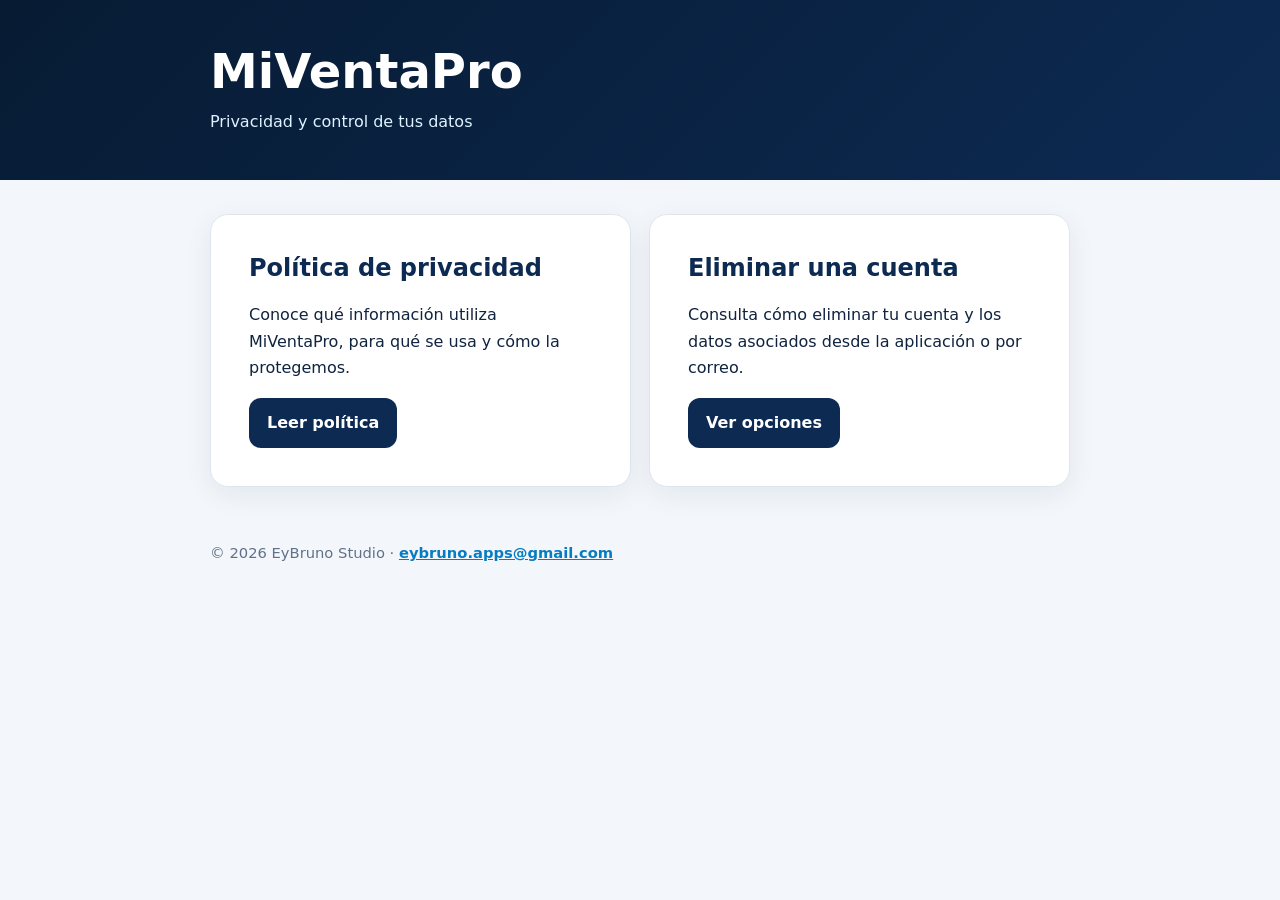
<file: index.html>
<!doctype html>
<html lang="es">
<head>
  <meta charset="utf-8">
  <meta name="viewport" content="width=device-width, initial-scale=1">
  <meta name="description" content="Privacidad y administración de datos de MiVentaPro.">
  <title>MiVentaPro · Privacidad y datos</title>
  <link rel="stylesheet" href="styles.css">
</head>
<body>
  <header><div><h1>MiVentaPro</h1><p>Privacidad y control de tus datos</p></div></header>
  <main>
    <div class="grid">
      <section class="card">
        <h2>Política de privacidad</h2>
        <p>Conoce qué información utiliza MiVentaPro, para qué se usa y cómo la protegemos.</p>
        <a class="button" href="privacidad.html">Leer política</a>
      </section>
      <section class="card">
        <h2>Eliminar una cuenta</h2>
        <p>Consulta cómo eliminar tu cuenta y los datos asociados desde la aplicación o por correo.</p>
        <a class="button" href="eliminar-cuenta.html">Ver opciones</a>
      </section>
    </div>
  </main>
  <footer>© 2026 EyBruno Studio · <a href="mailto:eybruno.apps@gmail.com">eybruno.apps@gmail.com</a></footer>
</body>
</html>
</file>
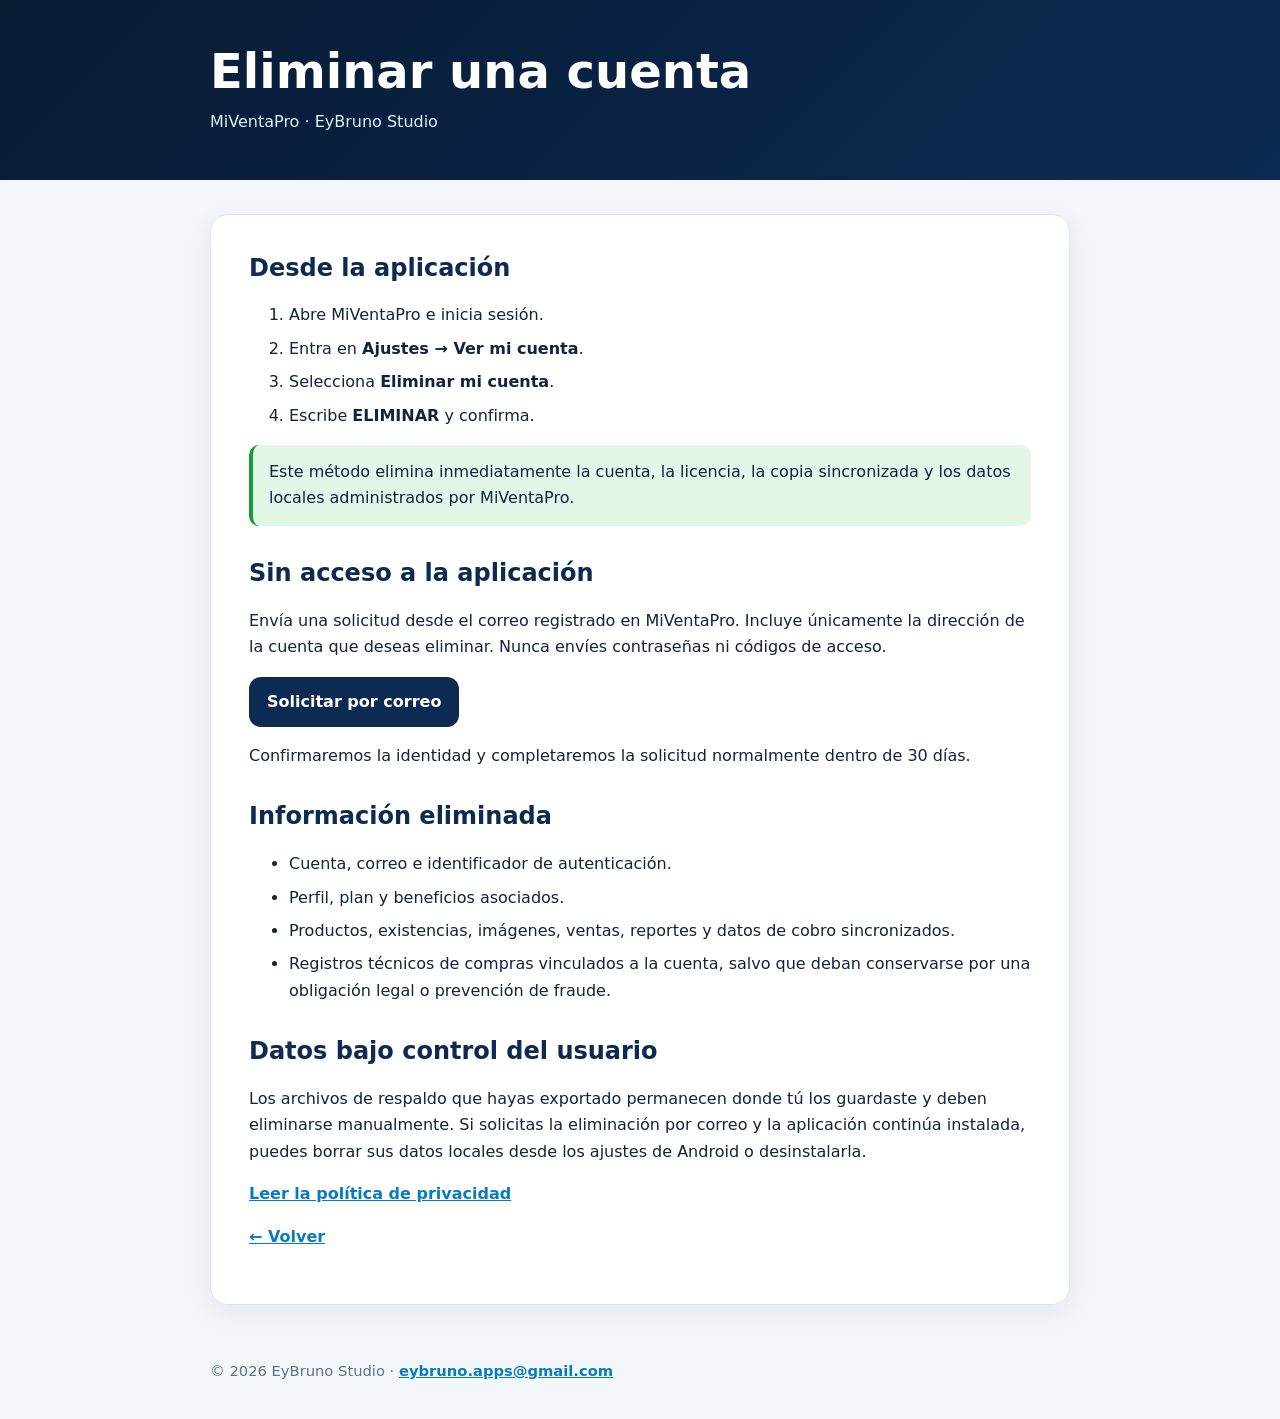
<file: eliminar-cuenta.html>
<!doctype html>
<html lang="es">
<head>
  <meta charset="utf-8">
  <meta name="viewport" content="width=device-width, initial-scale=1">
  <meta name="description" content="Solicita la eliminación de una cuenta y datos de MiVentaPro.">
  <title>Eliminar cuenta · MiVentaPro</title>
  <link rel="stylesheet" href="styles.css">
</head>
<body>
  <header><div><h1>Eliminar una cuenta</h1><p>MiVentaPro · EyBruno Studio</p></div></header>
  <main><article>
    <h2>Desde la aplicación</h2>
    <ol>
      <li>Abre MiVentaPro e inicia sesión.</li>
      <li>Entra en <strong>Ajustes → Ver mi cuenta</strong>.</li>
      <li>Selecciona <strong>Eliminar mi cuenta</strong>.</li>
      <li>Escribe <strong>ELIMINAR</strong> y confirma.</li>
    </ol>
    <p class="notice">Este método elimina inmediatamente la cuenta, la licencia, la copia sincronizada y los datos locales administrados por MiVentaPro.</p>

    <h2>Sin acceso a la aplicación</h2>
    <p>Envía una solicitud desde el correo registrado en MiVentaPro. Incluye únicamente la dirección de la cuenta que deseas eliminar. Nunca envíes contraseñas ni códigos de acceso.</p>
    <p><a class="button" href="mailto:eybruno.apps@gmail.com?subject=Solicitud%20de%20eliminaci%C3%B3n%20de%20cuenta%20MiVentaPro&body=Solicito%20eliminar%20mi%20cuenta%20de%20MiVentaPro.%0A%0ACorreo%20registrado%3A%20">Solicitar por correo</a></p>
    <p>Confirmaremos la identidad y completaremos la solicitud normalmente dentro de 30 días.</p>

    <h2>Información eliminada</h2>
    <ul>
      <li>Cuenta, correo e identificador de autenticación.</li>
      <li>Perfil, plan y beneficios asociados.</li>
      <li>Productos, existencias, imágenes, ventas, reportes y datos de cobro sincronizados.</li>
      <li>Registros técnicos de compras vinculados a la cuenta, salvo que deban conservarse por una obligación legal o prevención de fraude.</li>
    </ul>

    <h2>Datos bajo control del usuario</h2>
    <p>Los archivos de respaldo que hayas exportado permanecen donde tú los guardaste y deben eliminarse manualmente. Si solicitas la eliminación por correo y la aplicación continúa instalada, puedes borrar sus datos locales desde los ajustes de Android o desinstalarla.</p>
    <p><a href="privacidad.html">Leer la política de privacidad</a></p>
    <p><a href="index.html">← Volver</a></p>
  </article></main>
  <footer>© 2026 EyBruno Studio · <a href="mailto:eybruno.apps@gmail.com">eybruno.apps@gmail.com</a></footer>
</body>
</html>
</file>
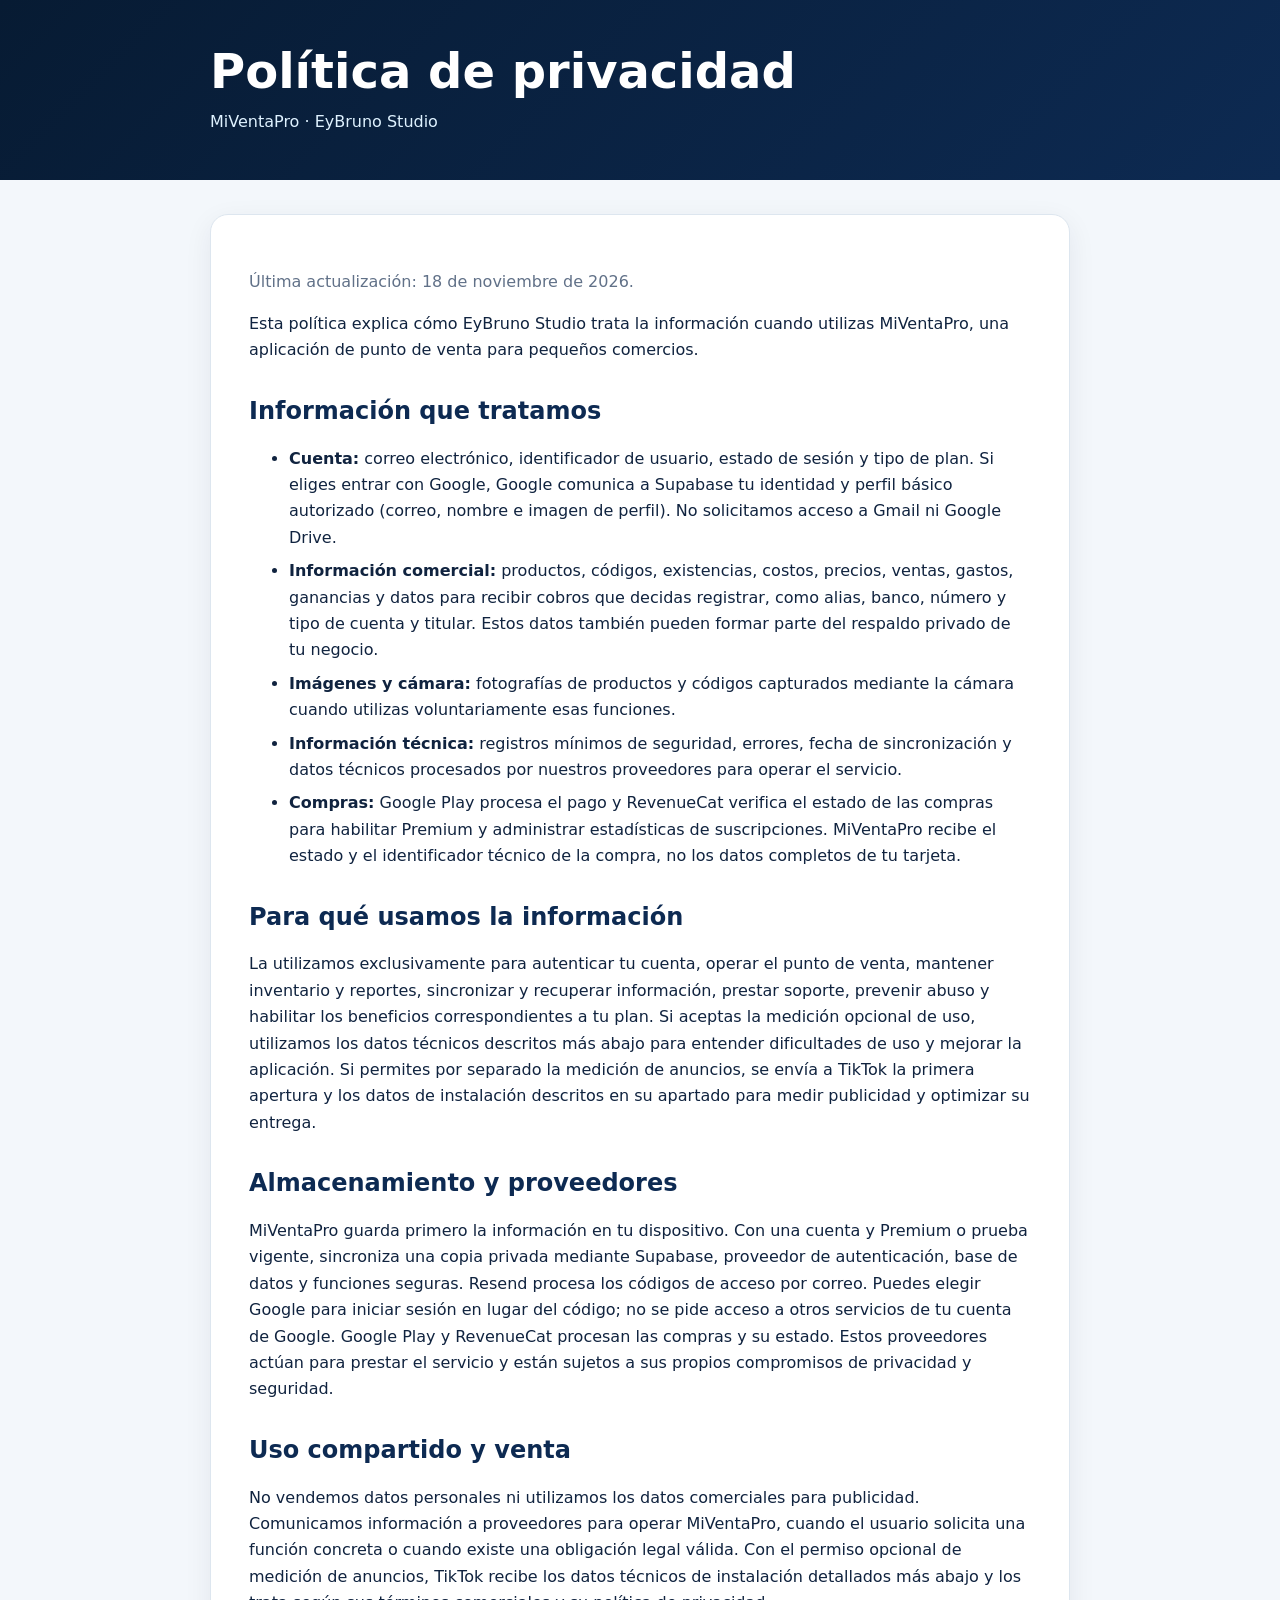
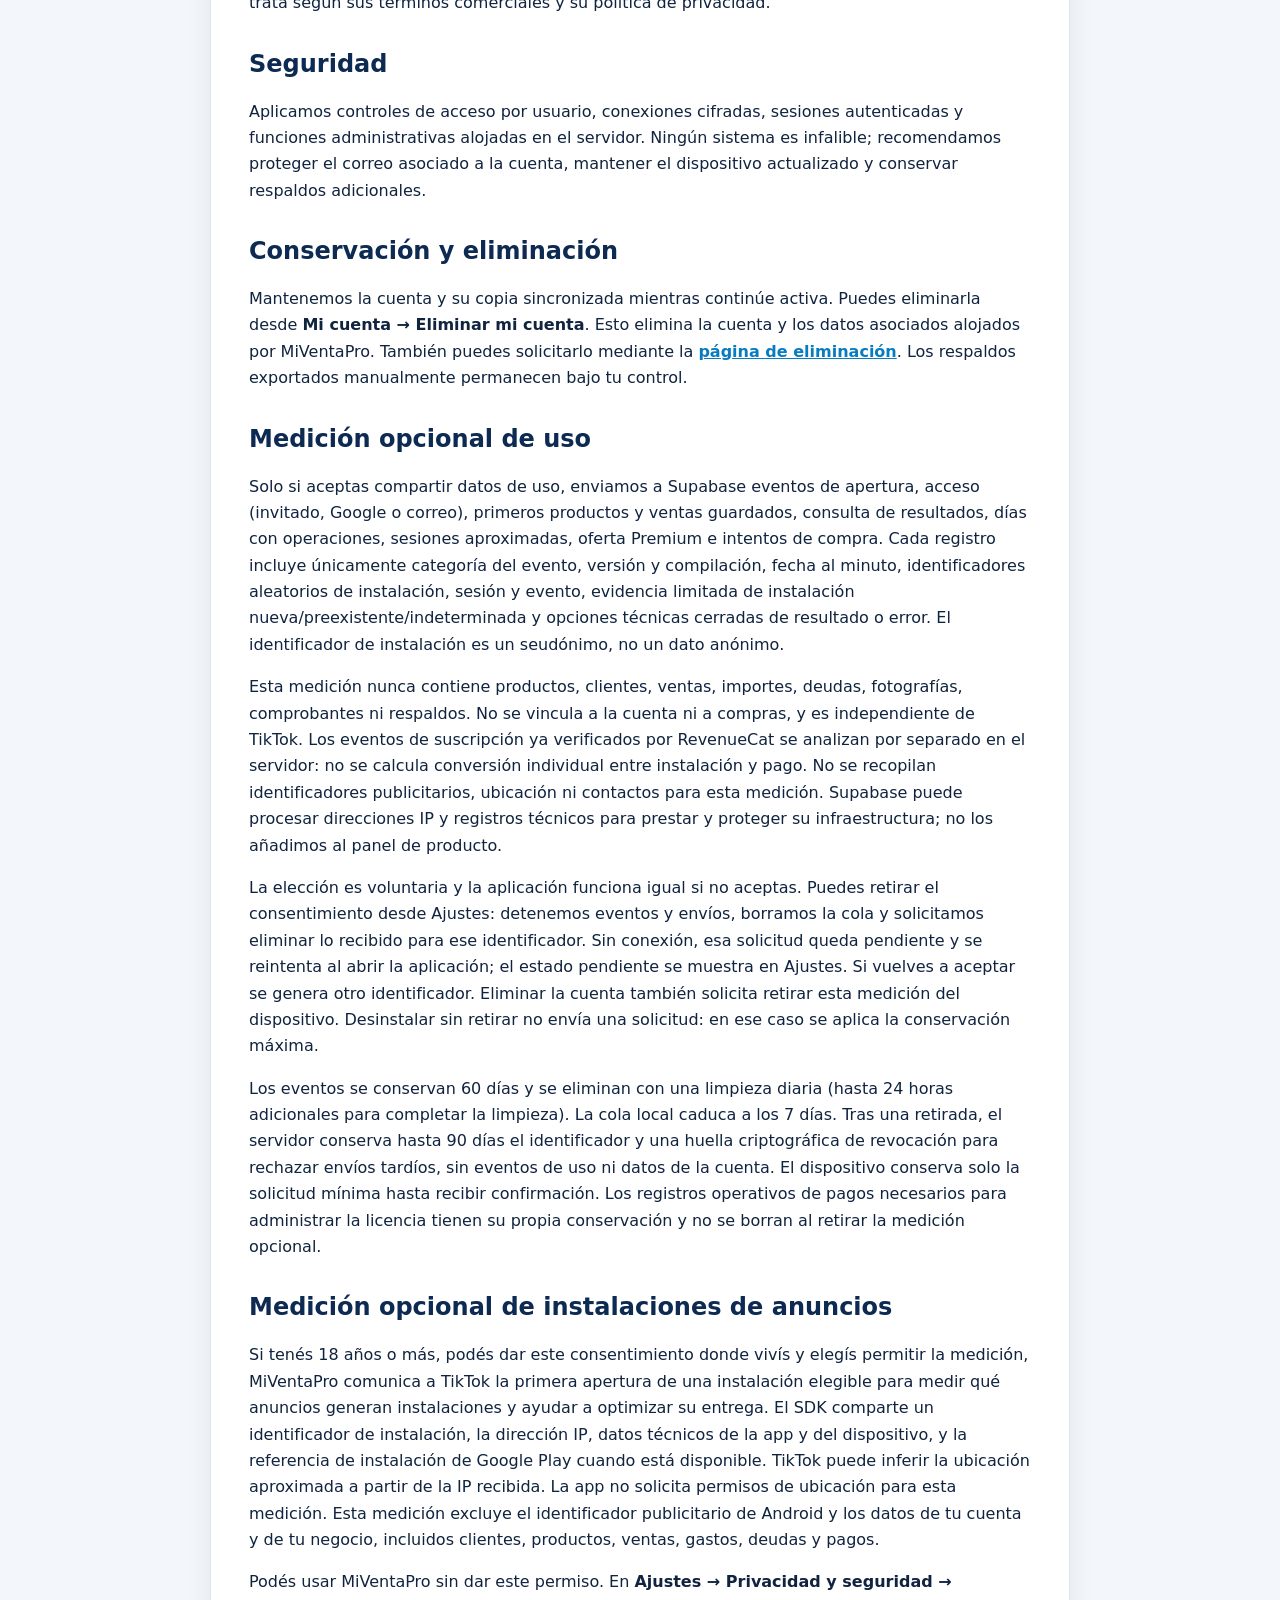
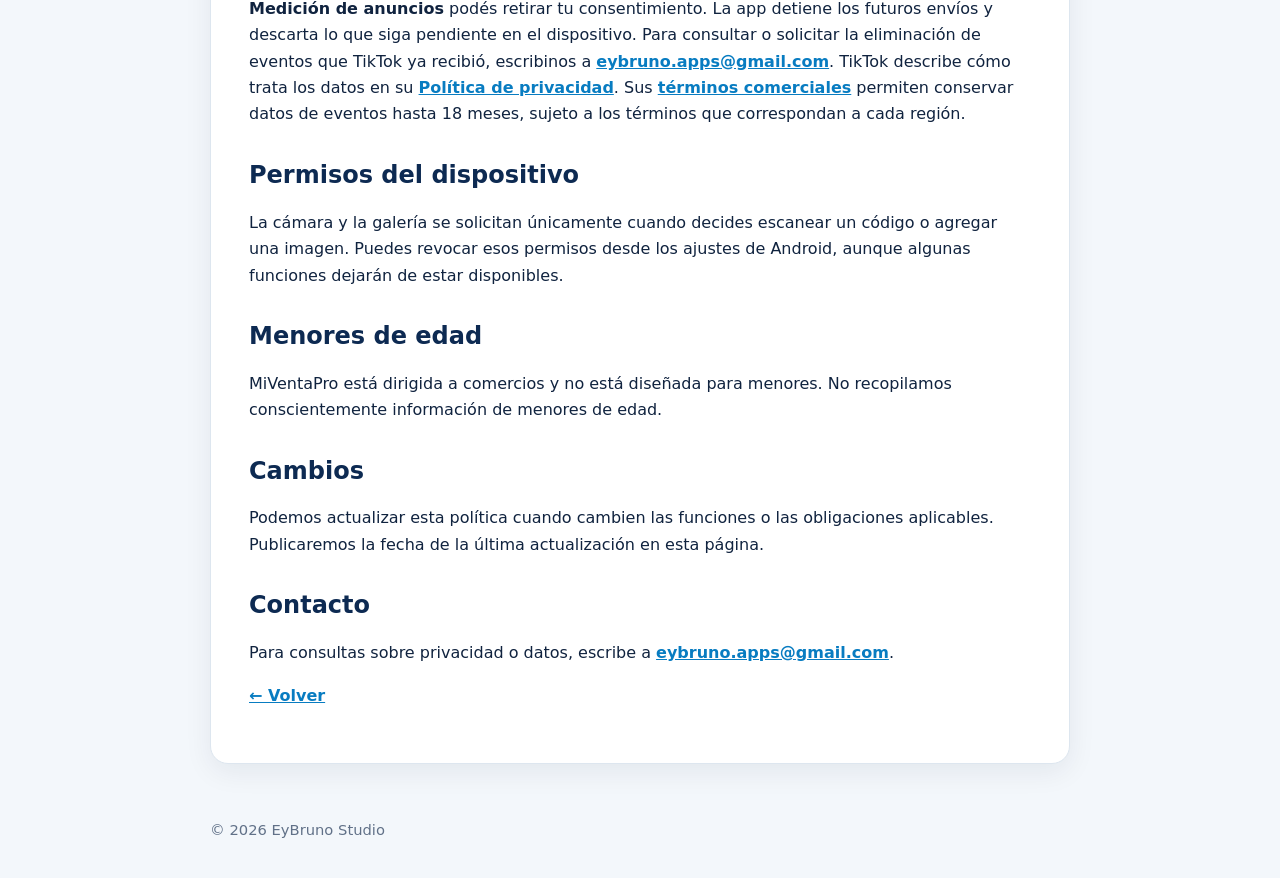
<file: privacidad.html>
<!doctype html>
<html lang="es">
<head>
  <meta charset="utf-8">
  <meta name="viewport" content="width=device-width, initial-scale=1">
  <meta name="description" content="Política de privacidad de MiVentaPro, desarrollada por EyBruno Studio.">
  <title>Política de privacidad · MiVentaPro</title>
  <link rel="stylesheet" href="styles.css">
</head>
<body>
  <header><div><h1>Política de privacidad</h1><p>MiVentaPro · EyBruno Studio</p></div></header>
  <main><article>
    <p class="muted">Última actualización: 18 de noviembre de 2026.</p>
    <p>Esta política explica cómo EyBruno Studio trata la información cuando utilizas MiVentaPro, una aplicación de punto de venta para pequeños comercios.</p>

    <h2>Información que tratamos</h2>
    <ul>
      <li><strong>Cuenta:</strong> correo electrónico, identificador de usuario, estado de sesión y tipo de plan. Si eliges entrar con Google, Google comunica a Supabase tu identidad y perfil básico autorizado (correo, nombre e imagen de perfil). No solicitamos acceso a Gmail ni Google Drive.</li>
      <li><strong>Información comercial:</strong> productos, códigos, existencias, costos, precios, ventas, gastos, ganancias y datos para recibir cobros que decidas registrar, como alias, banco, número y tipo de cuenta y titular. Estos datos también pueden formar parte del respaldo privado de tu negocio.</li>
      <li><strong>Imágenes y cámara:</strong> fotografías de productos y códigos capturados mediante la cámara cuando utilizas voluntariamente esas funciones.</li>
      <li><strong>Información técnica:</strong> registros mínimos de seguridad, errores, fecha de sincronización y datos técnicos procesados por nuestros proveedores para operar el servicio.</li>
      <li><strong>Compras:</strong> Google Play procesa el pago y RevenueCat verifica el estado de las compras para habilitar Premium y administrar estadísticas de suscripciones. MiVentaPro recibe el estado y el identificador técnico de la compra, no los datos completos de tu tarjeta.</li>
    </ul>

    <h2>Para qué usamos la información</h2>
    <p>La utilizamos exclusivamente para autenticar tu cuenta, operar el punto de venta, mantener inventario y reportes, sincronizar y recuperar información, prestar soporte, prevenir abuso y habilitar los beneficios correspondientes a tu plan. Si aceptas la medición opcional de uso, utilizamos los datos técnicos descritos más abajo para entender dificultades de uso y mejorar la aplicación. Si permites por separado la medición de anuncios, se envía a TikTok la primera apertura y los datos de instalación descritos en su apartado para medir publicidad y optimizar su entrega.</p>

    <h2>Almacenamiento y proveedores</h2>
    <p>MiVentaPro guarda primero la información en tu dispositivo. Con una cuenta y Premium o prueba vigente, sincroniza una copia privada mediante Supabase, proveedor de autenticación, base de datos y funciones seguras. Resend procesa los códigos de acceso por correo. Puedes elegir Google para iniciar sesión en lugar del código; no se pide acceso a otros servicios de tu cuenta de Google. Google Play y RevenueCat procesan las compras y su estado. Estos proveedores actúan para prestar el servicio y están sujetos a sus propios compromisos de privacidad y seguridad.</p>

    <h2>Uso compartido y venta</h2>
    <p>No vendemos datos personales ni utilizamos los datos comerciales para publicidad. Comunicamos información a proveedores para operar MiVentaPro, cuando el usuario solicita una función concreta o cuando existe una obligación legal válida. Con el permiso opcional de medición de anuncios, TikTok recibe los datos técnicos de instalación detallados más abajo y los trata según sus términos comerciales y su política de privacidad.</p>

    <h2>Seguridad</h2>
    <p>Aplicamos controles de acceso por usuario, conexiones cifradas, sesiones autenticadas y funciones administrativas alojadas en el servidor. Ningún sistema es infalible; recomendamos proteger el correo asociado a la cuenta, mantener el dispositivo actualizado y conservar respaldos adicionales.</p>

    <h2>Conservación y eliminación</h2>
    <p>Mantenemos la cuenta y su copia sincronizada mientras continúe activa. Puedes eliminarla desde <strong>Mi cuenta → Eliminar mi cuenta</strong>. Esto elimina la cuenta y los datos asociados alojados por MiVentaPro. También puedes solicitarlo mediante la <a href="eliminar-cuenta.html">página de eliminación</a>. Los respaldos exportados manualmente permanecen bajo tu control.</p>

    <h2>Medición opcional de uso</h2>
    <p>Solo si aceptas compartir datos de uso, enviamos a Supabase eventos de apertura, acceso (invitado, Google o correo), primeros productos y ventas guardados, consulta de resultados, días con operaciones, sesiones aproximadas, oferta Premium e intentos de compra. Cada registro incluye únicamente categoría del evento, versión y compilación, fecha al minuto, identificadores aleatorios de instalación, sesión y evento, evidencia limitada de instalación nueva/preexistente/indeterminada y opciones técnicas cerradas de resultado o error. El identificador de instalación es un seudónimo, no un dato anónimo.</p>
    <p>Esta medición nunca contiene productos, clientes, ventas, importes, deudas, fotografías, comprobantes ni respaldos. No se vincula a la cuenta ni a compras, y es independiente de TikTok. Los eventos de suscripción ya verificados por RevenueCat se analizan por separado en el servidor: no se calcula conversión individual entre instalación y pago. No se recopilan identificadores publicitarios, ubicación ni contactos para esta medición. Supabase puede procesar direcciones IP y registros técnicos para prestar y proteger su infraestructura; no los añadimos al panel de producto.</p>
    <p>La elección es voluntaria y la aplicación funciona igual si no aceptas. Puedes retirar el consentimiento desde Ajustes: detenemos eventos y envíos, borramos la cola y solicitamos eliminar lo recibido para ese identificador. Sin conexión, esa solicitud queda pendiente y se reintenta al abrir la aplicación; el estado pendiente se muestra en Ajustes. Si vuelves a aceptar se genera otro identificador. Eliminar la cuenta también solicita retirar esta medición del dispositivo. Desinstalar sin retirar no envía una solicitud: en ese caso se aplica la conservación máxima.</p>
    <p>Los eventos se conservan 60 días y se eliminan con una limpieza diaria (hasta 24 horas adicionales para completar la limpieza). La cola local caduca a los 7 días. Tras una retirada, el servidor conserva hasta 90 días el identificador y una huella criptográfica de revocación para rechazar envíos tardíos, sin eventos de uso ni datos de la cuenta. El dispositivo conserva solo la solicitud mínima hasta recibir confirmación. Los registros operativos de pagos necesarios para administrar la licencia tienen su propia conservación y no se borran al retirar la medición opcional.</p>

    <h2>Medición opcional de instalaciones de anuncios</h2>
    <p>Si tenés 18 años o más, podés dar este consentimiento donde vivís y elegís permitir la medición, MiVentaPro comunica a TikTok la primera apertura de una instalación elegible para medir qué anuncios generan instalaciones y ayudar a optimizar su entrega. El SDK comparte un identificador de instalación, la dirección IP, datos técnicos de la app y del dispositivo, y la referencia de instalación de Google Play cuando está disponible. TikTok puede inferir la ubicación aproximada a partir de la IP recibida. La app no solicita permisos de ubicación para esta medición. Esta medición excluye el identificador publicitario de Android y los datos de tu cuenta y de tu negocio, incluidos clientes, productos, ventas, gastos, deudas y pagos.</p>
    <p>Podés usar MiVentaPro sin dar este permiso. En <strong>Ajustes → Privacidad y seguridad → Medición de anuncios</strong> podés retirar tu consentimiento. La app detiene los futuros envíos y descarta lo que siga pendiente en el dispositivo. Para consultar o solicitar la eliminación de eventos que TikTok ya recibió, escribinos a <a href="mailto:eybruno.apps@gmail.com">eybruno.apps@gmail.com</a>. TikTok describe cómo trata los datos en su <a href="https://www.tiktok.com/legal/page/row/privacy-policy/es">Política de privacidad</a>. Sus <a href="https://ads.tiktok.com/i18n/official/policy/business-products-terms?lang=es">términos comerciales</a> permiten conservar datos de eventos hasta 18 meses, sujeto a los términos que correspondan a cada región.</p>

    <h2>Permisos del dispositivo</h2>
    <p>La cámara y la galería se solicitan únicamente cuando decides escanear un código o agregar una imagen. Puedes revocar esos permisos desde los ajustes de Android, aunque algunas funciones dejarán de estar disponibles.</p>

    <h2>Menores de edad</h2>
    <p>MiVentaPro está dirigida a comercios y no está diseñada para menores. No recopilamos conscientemente información de menores de edad.</p>

    <h2>Cambios</h2>
    <p>Podemos actualizar esta política cuando cambien las funciones o las obligaciones aplicables. Publicaremos la fecha de la última actualización en esta página.</p>

    <h2>Contacto</h2>
    <p>Para consultas sobre privacidad o datos, escribe a <a href="mailto:eybruno.apps@gmail.com">eybruno.apps@gmail.com</a>.</p>
    <p><a href="index.html">← Volver</a></p>
  </article></main>
  <footer>© 2026 EyBruno Studio</footer>
</body>
</html>
</file>
<file: styles.css>
:root {
  color-scheme: light;
  --navy: #0d2a52;
  --blue: #087cc1;
  --green: #169b35;
  --background: #f3f7fb;
  --surface: #ffffff;
  --text: #10233f;
  --muted: #617188;
  --border: #dde6ef;
}

* { box-sizing: border-box; }

body {
  margin: 0;
  background: var(--background);
  color: var(--text);
  font-family: Inter, ui-sans-serif, system-ui, -apple-system, BlinkMacSystemFont, "Segoe UI", sans-serif;
  line-height: 1.65;
}

header {
  background: linear-gradient(135deg, #071b33, var(--navy));
  color: white;
  padding: 44px 20px;
}

header div, main, footer { width: min(860px, calc(100% - 40px)); margin: 0 auto; }
h1 { margin: 0; font-size: clamp(2rem, 6vw, 3rem); line-height: 1.15; }
header p { margin: 10px 0 0; color: #dff2ff; }
main { padding: 34px 0 54px; }

article, .card {
  background: var(--surface);
  border: 1px solid var(--border);
  border-radius: 18px;
  padding: clamp(22px, 5vw, 38px);
  box-shadow: 0 8px 28px rgba(7, 27, 51, 0.07);
}

.grid { display: grid; grid-template-columns: repeat(auto-fit, minmax(250px, 1fr)); gap: 18px; }
h2 { margin-top: 32px; color: var(--navy); line-height: 1.25; }
h2:first-child { margin-top: 0; }
h3 { color: var(--navy); }
a { color: var(--blue); font-weight: 700; }
li + li { margin-top: 7px; }
.muted { color: var(--muted); }
.notice { background: #e2f7e7; border-left: 4px solid var(--green); padding: 14px 16px; border-radius: 10px; }
.button { display: inline-block; background: var(--navy); color: white; text-decoration: none; padding: 12px 18px; border-radius: 12px; }
footer { padding: 0 0 36px; color: var(--muted); font-size: 0.92rem; }
</file>
